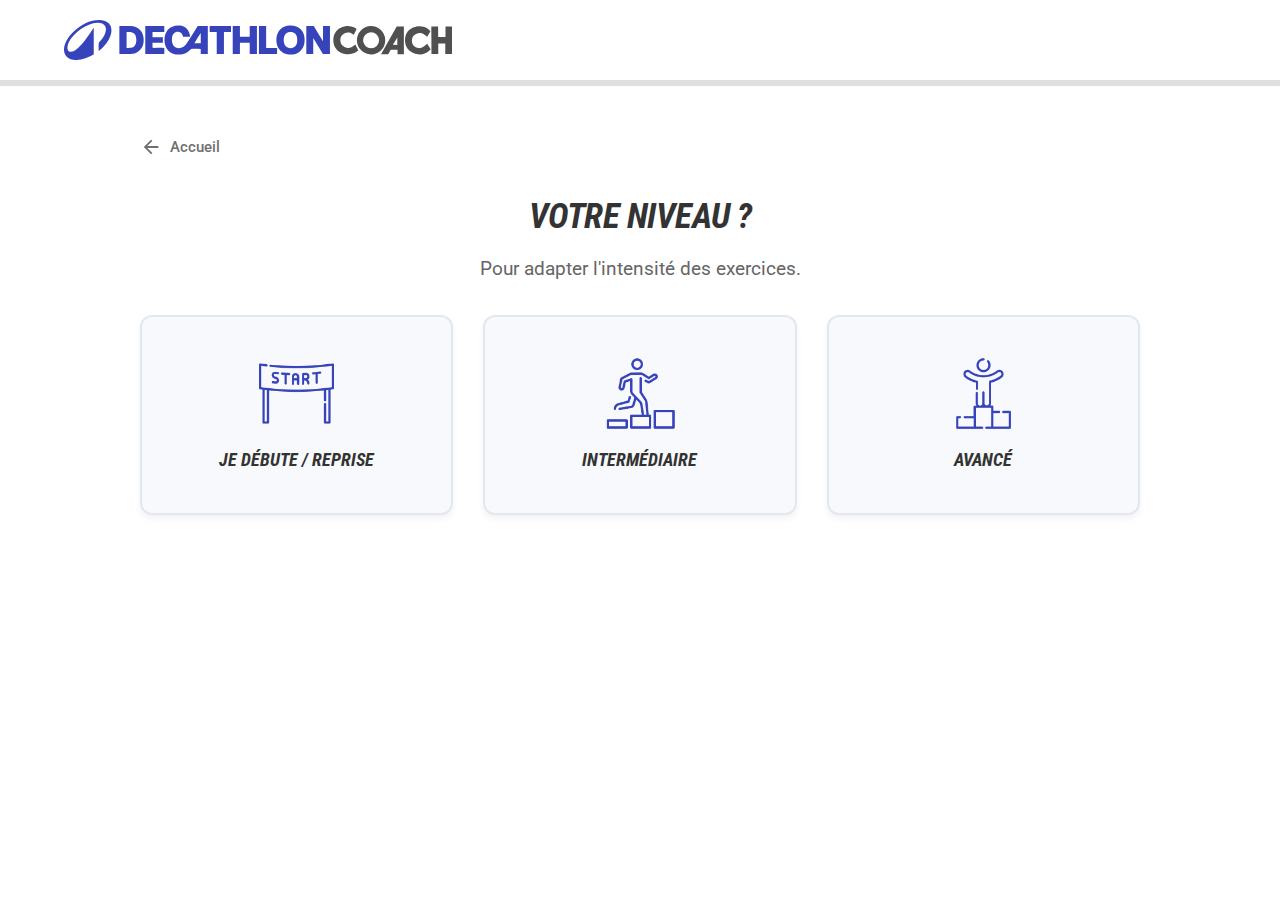
<file: Decathlon_Coach/index.html>
<!DOCTYPE html>
<html lang="fr">
    <head>
        <meta charset="UTF-8" />
        <meta name="viewport" content="width=device-width, initial-scale=1.0" />
        <title>DECATHLON | COACH</title>

        <link rel="preconnect" href="https://fonts.googleapis.com" />
        <link rel="preconnect" href="https://fonts.gstatic.com" crossorigin />
        <link
            href="https://fonts.googleapis.com/css2?family=Roboto+Condensed:ital,wght@0,700;1,700&family=Roboto:wght@400;500;700&display=swap"
            rel="stylesheet"
        />

        <link rel="stylesheet" href="style/style.css" />
        <link rel="icon" href="src/icon/icon_site.png" />
    </head>

    <body>
        <header>
            <img
                src="src/logo_decathlon_coach.svg"
                alt="Decathlon Coach"
                class="logo-img"
            />
        </header>

        <div class="progress-container">
            <div class="progress-bar" id="progressBar"></div>
        </div>

        <div class="container">
            <button class="btn-back" id="btnBack" onclick="prevStep()">
                <svg viewBox="0 0 24 24">
                    <path
                        d="M20,11V13H8L13.5,18.5L12.08,19.92L4.16,12L12.08,4.08L13.5,5.5L8,11H20Z"
                    />
                </svg>
                Précédent
            </button>

            <form id="quizForm">
                <div class="step active" data-step="1">
                    <h2>Votre niveau ?</h2>
                    <p class="subtitle">
                        Pour adapter l'intensité des exercices.
                    </p>
                    <div class="options-grid">
                        <label>
                            <input
                                type="radio"
                                name="experience"
                                value="Debutant"
                                class="option-input"
                                onclick="nextStep()"
                            />
                            <div class="option-tile">
                                <img
                                    class="tile-icon"
                                    src="src/icon/debut_V.png"
                                    alt="Je débute / Reprise"
                                />
                                <span class="tile-label"
                                    >Je débute / Reprise</span
                                >
                            </div>
                        </label>
                        <label>
                            <input
                                type="radio"
                                name="experience"
                                value="Intermediaire"
                                class="option-input"
                                onclick="nextStep()"
                            />
                            <div class="option-tile">
                                <img
                                    class="tile-icon"
                                    src="src/icon/carriere_V.png"
                                    alt="Intermédiaire"
                                />
                                <span class="tile-label">Intermédiaire</span>
                            </div>
                        </label>
                        <label>
                            <input
                                type="radio"
                                name="experience"
                                value="Avancé"
                                class="option-input"
                                onclick="nextStep()"
                            />
                            <div class="option-tile">
                                <img
                                    class="tile-icon"
                                    src="src/icon/personnes_V.png"
                                    alt="Avancé"
                                />
                                <span class="tile-label">Avancé</span>
                            </div>
                        </label>
                    </div>

                    <a href="welcome.html" class="btn-restart" id="btnHome" style="display: none;">
                        <svg viewBox="0 0 24 24">
                            <path d="M10,20V14H14V20H19V12H22L12,3L2,12H5V20H10Z" />
                        </svg>
                        REVENIR À L'ACCUEIL
                    </a>
                </div>

                <div class="step" data-step="2">
                    <h2>Votre Objectif ?</h2>
                    <p class="subtitle">
                        Quel est votre but principal aujourd'hui ?
                    </p>
                    <div class="options-grid">
                        <label>
                            <input
                                type="radio"
                                name="objectif"
                                value="Perte de poids"
                                class="option-input"
                                onclick="nextStep()"
                            />
                            <div class="option-tile">
                                <img
                                    class="tile-icon"
                                    src="src/icon/coeurs_V.png"
                                    alt="Perte de poids"
                                />
                                <span class="tile-label">Perte de poids</span>
                            </div>
                        </label>
                        <label>
                            <input
                                type="radio"
                                name="objectif"
                                value="Renforcement"
                                class="option-input"
                                onclick="nextStep()"
                            />
                            <div class="option-tile">
                                <img
                                    class="tile-icon"
                                    src="src/icon/muscle_V.png"
                                    alt="Renforcement"
                                />
                                <span class="tile-label">Renforcement</span>
                            </div>
                        </label>
                        <label>
                            <input
                                type="radio"
                                name="objectif"
                                value="Souplesse"
                                class="option-input"
                                onclick="nextStep()"
                            />
                            <div class="option-tile">
                                <img
                                    class="tile-icon"
                                    src="src/icon/lotus_V.png"
                                    alt="Souplesse / Yoga"
                                />
                                <span class="tile-label">Bien-Être</span>
                            </div>
                        </label>
                    </div>
                </div>

                <div class="step" data-step="3">
                    <h2>Sports Pratiqués</h2>
                    <p class="subtitle">
                        Sélectionnez tous les sports que vous pratiquez (Choix
                        multiples).
                    </p>
                    <div class="options-grid">
                        <label>
                            <input
                                type="checkbox"
                                name="sports"
                                value="Crossfit"
                                class="option-input"
                            />
                            <div class="option-tile">
                                <img
                                    class="tile-icon"
                                    src="src/icon/kettlebell_V.png"
                                    alt="Crossfit"
                                />
                                <span class="tile-label">Crossfit</span>
                            </div>
                        </label>
                        <label>
                            <input
                                type="checkbox"
                                name="sports"
                                value="Cyclisme"
                                class="option-input"
                            />
                            <div class="option-tile">
                                <img
                                    class="tile-icon"
                                    src="src/icon/cyclisme_V.png"
                                    alt="Cyclisme"
                                />
                                <span class="tile-label">Cyclisme</span>
                            </div>
                        </label>
                        <label>
                            <input
                                type="checkbox"
                                name="sports"
                                value="Musculation"
                                class="option-input"
                            />
                            <div class="option-tile">
                                <img
                                    class="tile-icon"
                                    src="src/icon/gym_V.png"
                                    alt="Musculation"
                                />
                                <span class="tile-label">Musculation</span>
                            </div>
                        </label>
                        <label>
                            <input
                                type="checkbox"
                                name="sports"
                                value="SportsAquatiques"
                                class="option-input"
                            />
                            <div class="option-tile">
                                <img
                                    class="tile-icon"
                                    src="src/icon/la-natation_V.png"
                                    alt="Sports Aquatiques"
                                />
                                <span class="tile-label"
                                    >Sports Aquatiques</span
                                >
                            </div>
                        </label>
                        <label>
                            <input
                                type="checkbox"
                                name="sports"
                                value="SportsRelaxation"
                                class="option-input"
                            />
                            <div class="option-tile">
                                <img
                                    class="tile-icon"
                                    src="src/icon/yoga_V.png"
                                    alt="Sports de Relaxation"
                                />
                                <span class="tile-label"
                                    >Sports de Relaxation</span
                                >
                            </div>
                        </label>
                        <label>
                            <input
                                type="checkbox"
                                name="sports"
                                value="Randonnees"
                                class="option-input"
                            />
                            <div class="option-tile">
                                <img
                                    class="tile-icon"
                                    src="src/icon/randonnee_V.png"
                                    alt="Randonnées"
                                />
                                <span class="tile-label">Randonnées</span>
                            </div>
                        </label>
                        <label>
                            <input
                                type="checkbox"
                                name="sports"
                                value="Running"
                                class="option-input"
                            />
                            <div class="option-tile">
                                <img
                                    class="tile-icon"
                                    src="src/icon/fonctionnement_V.png"
                                    alt="Running"
                                />
                                <span class="tile-label">Running</span>
                            </div>
                        </label>
                        <label>
                            <input
                                type="checkbox"
                                name="sports"
                                value="SportsCollectifs"
                                class="option-input"
                            />
                            <div class="option-tile">
                                <img
                                    class="tile-icon"
                                    src="src/icon/joueuse-de-football_V.png"
                                    alt="Sports Collectifs"
                                />
                                <span class="tile-label"
                                    >Sports Collectifs</span
                                >
                            </div>
                        </label>
                        <label>
                            <input
                                type="checkbox"
                                name="sports"
                                value="SportsRaquettes"
                                class="option-input"
                            />
                            <div class="option-tile">
                                <img
                                    class="tile-icon"
                                    src="src/icon/raquette-de-tennis_V.png"
                                    alt="Sports de Raquettes"
                                />
                                <span class="tile-label"
                                    >Sports de Raquettes</span
                                >
                            </div>
                        </label>
                    </div>
                    <button
                        type="button"
                        class="btn-validate"
                        onclick="nextStep()"
                    >
                        Valider mes sports
                    </button>
                </div>

                <div class="step" data-step="4">
                    <h2>Où êtes-vous ?</h2>
                    <p class="subtitle">On adapte l'espace nécessaire.</p>
                    <div class="options-grid">
                        <label>
                            <input
                                type="radio"
                                name="lieu"
                                value="Maison"
                                class="option-input"
                                onclick="nextStep()"
                            />
                            <div class="option-tile">
                                <img
                                    class="tile-icon"
                                    src="src/icon/maison_V.png"
                                    alt="Maison"
                                />
                                <span class="tile-label">Maison</span>
                            </div>
                        </label>
                        <label>
                            <input
                                type="radio"
                                name="lieu"
                                value="Exterieur"
                                class="option-input"
                                onclick="nextStep()"
                            />
                            <div class="option-tile">
                                <img
                                    class="tile-icon"
                                    src="src/icon/parc_V.png"
                                    alt="Extérieur / Parc"
                                />
                                <span class="tile-label">Extérieur / Parc</span>
                            </div>
                        </label>
                        <label>
                            <input
                                type="radio"
                                name="lieu"
                                value="Salle"
                                class="option-input"
                                onclick="nextStep()"
                            />
                            <div class="option-tile">
                                <img
                                    class="tile-icon"
                                    src="src/icon/acrobate_V.png"
                                    alt="Salle de sport"
                                />
                                <span class="tile-label">Salle de sport</span>
                            </div>
                        </label>
                    </div>
                </div>

                <div class="step" data-step="5">
                    <h2>Équipement ?</h2>
                    <p class="subtitle">Ce dont vous disposez maintenant.</p>
                    <div class="options-grid">
                        <label>
                            <input
                                type="radio"
                                name="materiel"
                                value="Aucun"
                                class="option-input"
                                onclick="nextStep()"
                            />
                            <div class="option-tile">
                                <img
                                    class="tile-icon"
                                    src="src/icon/barre-de-traction_V.png"
                                    alt="Aucun (poids du corps)"
                                />
                                <span class="tile-label"
                                    >Aucun (Poids du corps)</span
                                >
                            </div>
                        </label>
                        <label>
                            <input
                                type="radio"
                                name="materiel"
                                value="Basique"
                                class="option-input"
                                onclick="nextStep()"
                            />
                            <div class="option-tile">
                                <img
                                    class="tile-icon"
                                    src="src/icon/halteres_V.png"
                                    alt="Petit matériel"
                                />
                                <span class="tile-label">Petit matériel</span>
                            </div>
                        </label>
                        <label>
                            <input
                                type="radio"
                                name="materiel"
                                value="Complet"
                                class="option-input"
                                onclick="nextStep()"
                            />
                            <div class="option-tile">
                                <img
                                    class="tile-icon"
                                    src="src/icon/banc-de-presse_V.png"
                                    alt="Équipement complet"
                                />
                                <span class="tile-label"
                                    >Équipement complet</span
                                >
                            </div>
                        </label>
                    </div>
                </div>

                <div class="step" data-step="6">
                    <div class="final-step-content" id="finalStepContent">
                        <svg
                            class="loader-icon"
                            id="loader"
                            viewBox="0 0 24 24"
                            style="display: none"
                        >
                            <path
                                d="M12,4V2A10,10 0 0,0 2,12H4A8,8 0 0,1 12,4Z"
                            />
                        </svg>

                        <h2 id="finalTitle">Profil Terminé !</h2>
                        <p class="subtitle" id="finalSubtitle">
                            Nous avons toutes les infos pour créer votre séance
                            sur mesure.
                        </p>

                        <button
                            type="button"
                            class="btn-decathlon"
                            id="btnGenerate"
                            onclick="submitForm()"
                        >
                            VOIR MON PROGRAMME
                        </button>

                        <div id="workout-container"></div>

                        <div
                            id="products-section"
                            style="display: none; margin-top: 40px"
                        >
                            <h3 class="workout-section-title">
                                Équipez-vous pour cette séance
                            </h3>
                            <p class="subtitle" style="margin-bottom: 20px">
                                Voici le matériel recommandé.
                            </p>
                            <div id="products-grid" class="products-grid"></div>
                        </div>
                    </div>
                </div>
            </form>
        </div>

        <div class="scroll-indicator" id="scrollIndicator">
            <svg viewBox="0 0 24 24">
                <path
                    d="M7.41,8.58L12,13.17L16.59,8.58L18,10L12,16L6,10L7.41,8.58Z"
                />
            </svg>
        </div>

        <script src="script/app.js"></script>
    </body>
</html>
</file>
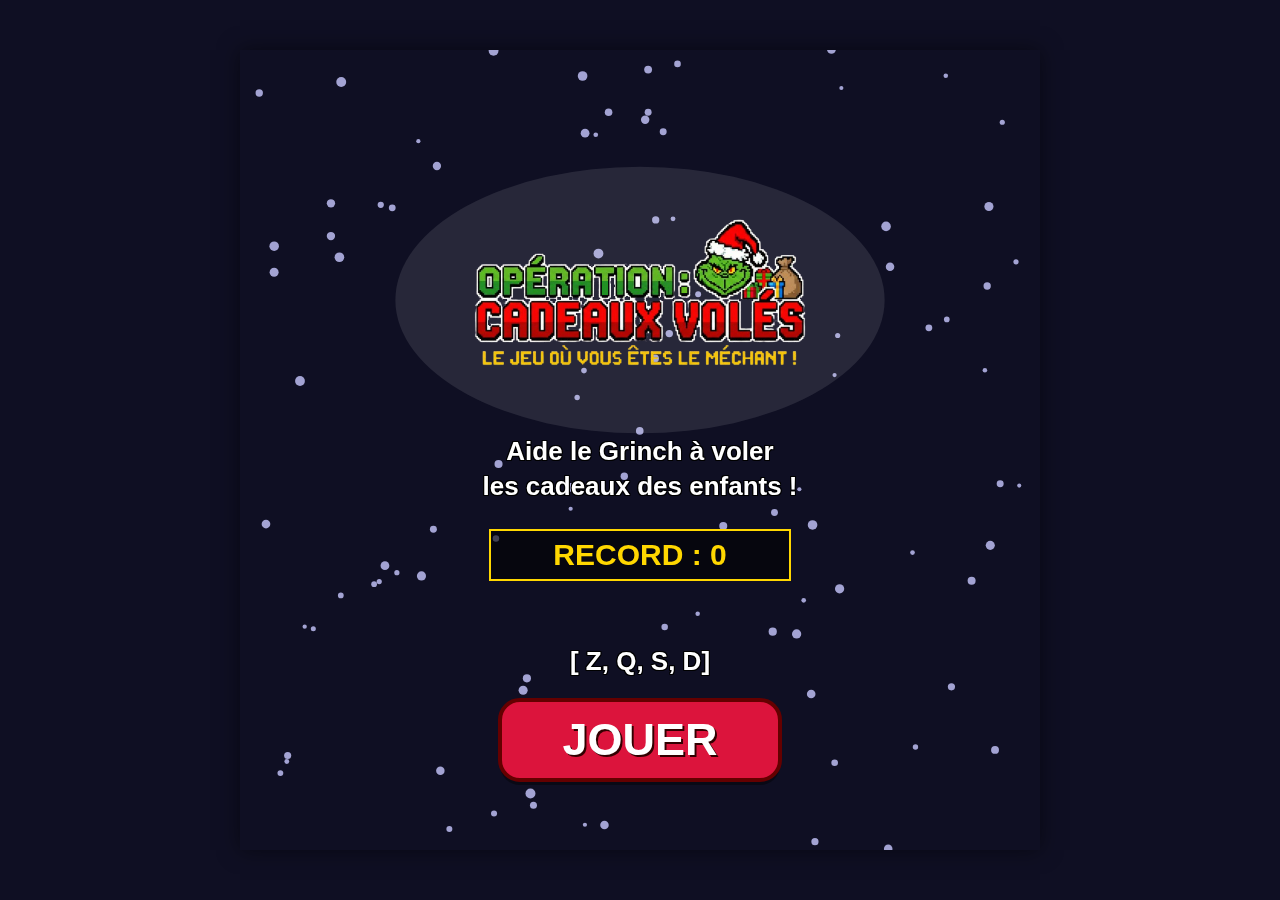
<file: Snake_Grinch/Index.html>
<!DOCTYPE html>
<html lang="fr">
<head>
    <meta charset="UTF-8">
    <title>Grinch Snake JS</title>
    <link rel="stylesheet" href="Css/style.css">
</head>
<body>
    <canvas id="gameCanvas" width="800" height="800"></canvas>
    
    <script type="module" src="JavaScript/main.js"></script>
</body>
</html>
</file>
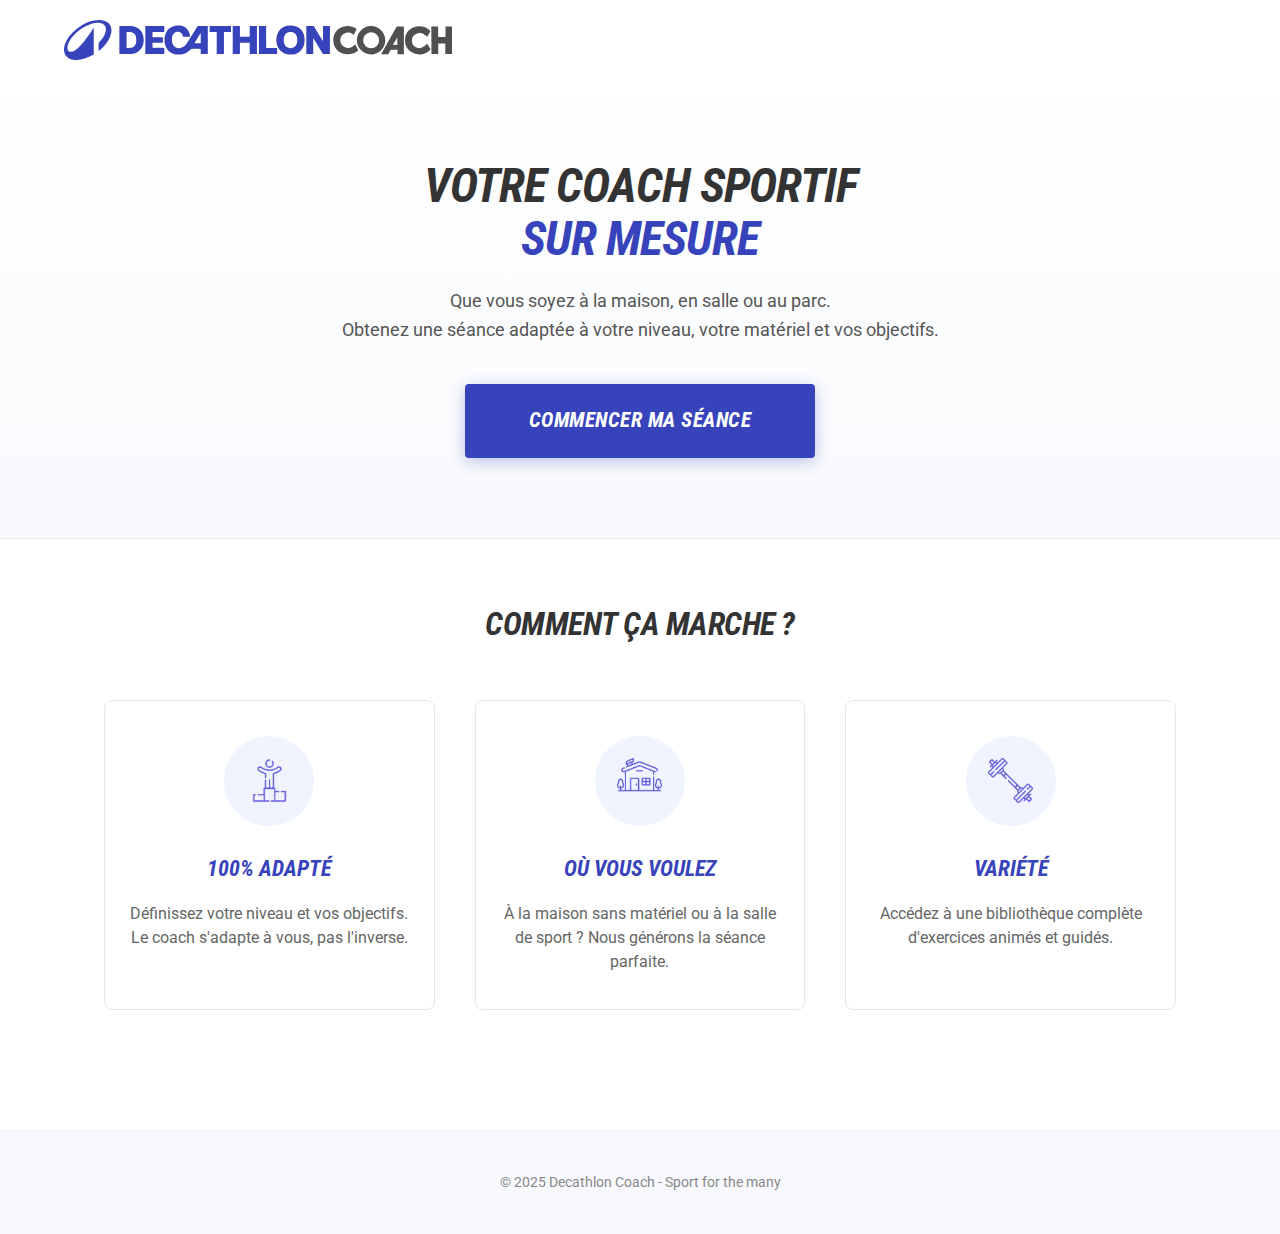
<file: Decathlon_Coach/welcome.html>
<!DOCTYPE html>
<html lang="fr">
<head>
    <meta charset="UTF-8">
    <meta name="viewport" content="width=device-width, initial-scale=1.0">
    <title>DECATHLON | COACH - Bienvenue</title>
    
    <link rel="preconnect" href="https://fonts.googleapis.com">
    <link rel="preconnect" href="https://fonts.gstatic.com" crossorigin>
    <link href="https://fonts.googleapis.com/css2?family=Roboto+Condensed:ital,wght@0,700;1,700&family=Roboto:wght@400;500;700&display=swap" rel="stylesheet">

    <link rel="stylesheet" href="style/style.css">
    <link rel="stylesheet" href="style/welcome.css">
    <link rel="icon" href="src/icon/icon_site.png">
</head>
<body>

    <header>
        <img src="src/logo_decathlon_coach.svg" alt="Decathlon Coach" class="logo-img">
    </header>

    <main class="welcome-container">
        
        <section class="hero-section">
            <div class="hero-content">
                <h1 class="hero-title">VOTRE COACH SPORTIF <br><span class="highlight-blue">SUR MESURE</span></h1>
                <p class="hero-subtitle">
                    Que vous soyez à la maison, en salle ou au parc. <br>
                    Obtenez une séance adaptée à votre niveau, votre matériel et vos objectifs.
                </p>
                
                <a href="index.html" class="btn-decathlon btn-start">
                    COMMENCER MA SÉANCE
                </a>
            </div>
        </section>

        <section class="features-section">
            <h2 class="section-title">COMMENT ÇA MARCHE ?</h2>
            
            <div class="features-grid">
                <div class="feature-card">
                    <div class="feature-icon-circle">
                        <img src="src/icon/personnes_V.png" alt="Adapté">
                    </div>
                    <h3>100% ADAPTÉ</h3>
                    <p>Définissez votre niveau et vos objectifs. Le coach s'adapte à vous, pas l'inverse.</p>
                </div>

                <div class="feature-card">
                    <div class="feature-icon-circle">
                        <img src="src/icon/maison_V.png" alt="Lieu">
                    </div>
                    <h3>OÙ VOUS VOULEZ</h3>
                    <p>À la maison sans matériel ou à la salle de sport ? Nous générons la séance parfaite.</p>
                </div>

                <div class="feature-card">
                    <div class="feature-icon-circle">
                        <img src="src/icon/gym_V.png" alt="Exercices">
                    </div>
                    <h3>VARIÉTÉ</h3>
                    <p>Accédez à une bibliothèque complète d'exercices animés et guidés.</p>
                </div>
            </div>
        </section>

    </main>

    <footer>
        <p>© 2025 Decathlon Coach - Sport for the many</p>
    </footer>

</body>
</html>
</file>
<file: Snake_Grinch/Css/style.css>
body {
    margin: 0;
    padding: 0;
    background-color: #0f0f23; /* Bleu Nuit */
    display: flex;
    justify-content: center;
    align-items: center;
    height: 100vh;
    overflow: hidden;
    font-family: Arial, sans-serif;
}

canvas {
    box-shadow: 0 0 20px rgba(0,0,0,0.5);
    background-color: #f2f2f2;
}
</file>
<file: Decathlon_Coach/style/welcome.css>
/* Fichier : style/welcome.css */

/* APPLIQUER LA POLICE PARTOUT */
body, html {
    font-family: 'Roboto', sans-serif;
}

/* --- HERO SECTION --- */
.welcome-container {
    width: 100%;
    animation: fadeIn 0.8s ease;
}

.hero-section {
    text-align: center;
    padding: 80px 20px; /* Un peu plus d'espace */
    background: linear-gradient(180deg, #ffffff 0%, #f7f9fc 100%);
    border-bottom: 1px solid #e3e8ef;
}

/* STYLE TITRE DECATHLON */
.hero-title {
    font-family: 'Roboto Condensed', sans-serif; /* Police Titre Marque */
    font-weight: 700;
    font-style: italic; /* Petit clin d'œil au logo incliné */
    text-transform: uppercase; /* Toujours en majuscules */
    font-size: 3rem; /* Gros titre */
    color: #333;
    margin-bottom: 20px;
    line-height: 1.1;
    letter-spacing: -1px;
}

.highlight-blue {
    color: #3643ba; /* Bleu Decathlon */
}

.hero-subtitle {
    font-family: 'Roboto', sans-serif;
    font-size: 1.15rem;
    color: #555;
    max-width: 650px;
    margin: 0 auto 40px;
    line-height: 1.6;
}

/* BOUTON DÉMARRER (Style renforcé) */
.btn-start {
    font-family: 'Roboto Condensed', sans-serif;
    font-weight: 700;
    text-transform: uppercase;
    font-style: italic;
    
    max-width: 350px;
    margin: 0 auto;
    padding: 20px 40px;
    font-size: 1.3rem;
    text-decoration: none;
    display: inline-block;
    box-shadow: 0 4px 15px rgba(54, 67, 186, 0.3);
    border-radius: 4px; /* Coins un peu plus carrés style sport */
}

.btn-start:hover {
    box-shadow: 0 6px 20px rgba(54, 67, 186, 0.4);
    transform: translateY(-2px);
    background-color: #2a3494; /* Bleu foncé au survol */
}

/* --- FEATURES SECTION --- */
.features-section {
    padding: 60px 5%;
    max-width: 1200px;
    margin: 0 auto;
    text-align: center;
}

.section-title {
    font-family: 'Roboto Condensed', sans-serif;
    font-weight: 700;
    text-transform: uppercase;
    font-style: italic;
    font-size: 2rem;
    color: #333;
    margin-bottom: 50px;
}

.features-grid {
    display: grid;
    grid-template-columns: repeat(auto-fit, minmax(280px, 1fr));
    gap: 40px;
}

.feature-card {
    background: #ffffff;
    padding: 35px 25px;
    border-radius: 8px; /* Moins arrondi pour faire plus "tech/sport" */
    border: 1px solid #e3e8ef;
    transition: all 0.3s ease;
}

.feature-card:hover {
    transform: translateY(-8px);
    border-color: #3643ba;
    box-shadow: 0 10px 30px rgba(0,0,0,0.08);
}

.feature-icon-circle {
    width: 90px;
    height: 90px;
    background-color: #f0f4ff;
    border-radius: 50%;
    display: flex;
    align-items: center;
    justify-content: center;
    margin: 0 auto 25px;
}

.feature-icon-circle img {
    width: 45px;
    height: 45px;
    filter: invert(24%) sepia(84%) saturate(2222%) hue-rotate(228deg) brightness(88%) contrast(92%);
}

.feature-card h3 {
    font-family: 'Roboto Condensed', sans-serif;
    font-weight: 700;
    text-transform: uppercase;
    font-style: italic;
    font-size: 1.4rem;
    color: #3643ba;
    margin-bottom: 15px;
}

.feature-card p {
    color: #666;
    font-size: 1rem;
    line-height: 1.5;
}

/* --- FOOTER --- */
footer {
    text-align: center;
    padding: 40px;
    background-color: #f7f9fc;
    color: #888;
    font-size: 0.9rem;
    margin-top: 60px;
    border-top: 1px solid #eef1f5;
}

/* --- RESPONSIVE MOBILE --- */
@media screen and (max-width: 768px) {
    .hero-title {
        font-size: 2.2rem; /* Plus petit sur mobile */
    }
    
    .hero-subtitle {
        font-size: 1rem;
        padding: 0 15px;
    }

    .btn-start {
        width: 100%; /* Pleine largeur sur mobile */
        padding: 15px;
    }
    
    .features-grid {
        gap: 20px;
        grid-template-columns: 1fr;
    }
}
</file>
<file: Decathlon_Coach/style/style.css>
/* =========================================
   1. RESET & GLOBAUX
   ========================================= */
* {
    box-sizing: border-box;
    margin: 0;
    padding: 0;
}

body {
    font-family: "Roboto", sans-serif;
    /* Police texte courant */
    background-color: #ffffff;
    color: #333;
    line-height: 1.6;
}

/* =========================================
   2. HEADER & LOGO
   ========================================= */
header {
    width: 100%;
    background-color: #ffffff;
    padding: 20px 5%;
    display: flex;
    align-items: center;
    justify-content: flex-start;
    box-shadow: 0 2px 10px rgba(0, 0, 0, 0.05);
}

.logo-img {
    height: 40px;
    width: auto;
    display: block;
}

/* =========================================
   3. BARRE DE PROGRESSION
   ========================================= */
.progress-container {
    width: 100%;
    background-color: #e0e0e0;
    height: 6px;
}

.progress-bar {
    height: 100%;
    background-color: #3643ba;
    width: 0%;
    transition: width 0.4s ease;
}

/* =========================================
   4. CONTENEUR PRINCIPAL & TITRES
   ========================================= */
.container {
    width: 90%;
    max-width: 500px;
    margin: 40px auto;
    padding: 0;
}

/* --- MODIFICATION TYPO TITRES --- */
h2 {
    font-family: "Roboto Condensed", sans-serif; /* Police Decathlon */
    /* Police Decathlon */
    font-weight: 700;
    font-style: italic;
    text-transform: uppercase;
    text-align: center;
    color: #333;
    margin-bottom: 10px;
    font-size: 2.2rem;
    letter-spacing: -0.5px;
}

/* -------------------------------- */

.subtitle {
    text-align: center;
    color: #666;
    margin-bottom: 30px;
    font-size: 1.2rem;
}

/* Bouton Retour */
.btn-back {
    display: inline-flex;
    align-items: center;
    justify-content: flex-start;
    background: transparent;
    border: none;
    font-family: "Roboto", sans-serif;
    font-size: 0.95rem;
    font-weight: 500;
    color: #707070;
    cursor: pointer;
    margin-bottom: 20px;
    padding: 10px 0;
    transition: all 0.3s ease;
}

.btn-back svg {
    width: 22px;
    height: 22px;
    margin-right: 8px;
    fill: currentColor;
    transition: transform 0.3s ease;
}

.btn-back:hover {
    color: #3643ba;
}

.btn-back:hover svg {
    transform: translateX(-4px);
}

.btn-back.hidden {
    display: none;
    visibility: hidden;
}

/* =========================================
   5. ÉTAPES (STEPS)
   ========================================= */
.step {
    display: none;
    animation: fadeIn 0.5s ease;
}

.step.active {
    display: block;
}

@keyframes fadeIn {
    from {
        opacity: 0;
        transform: translateY(10px);
    }

    to {
        opacity: 1;
        transform: translateY(0);
    }
}

/* =========================================
   6. GRILLE QCM
   ========================================= */
.options-grid {
    display: grid;
    grid-template-columns: 1fr;
    gap: 15px;
    width: 100%;
}

.options-grid label {
    width: 100%;
    display: block;
    cursor: pointer;
}

@media screen and (min-width: 768px) {
    .container {
        max-width: 1000px;
    }

    .options-grid {
        grid-template-columns: repeat(3, 1fr);
        gap: 30px;
    }
}

/* =========================================
   7. DESIGN DES CARTES (TUILES)
   ========================================= */
.option-input {
    display: none;
}

.option-tile {
    display: flex;
    flex-direction: column;
    align-items: center;
    justify-content: center;
    text-align: center;
    padding: 25px 20px;
    min-height: 200px;
    background-color: #f7f9fc;
    border: 2px solid #e3e8ef;
    border-radius: 12px;
    color: #333;
    box-shadow: 0 4px 6px rgba(0, 0, 0, 0.05);
    transition: all 0.3s cubic-bezier(0.25, 0.8, 0.25, 1);
}

.tile-icon {
    width: 75px;
    height: 75px;
    margin-bottom: 15px;
    fill: #3643ba;
    transition: fill 0.3s ease;
}

.option-input:checked+.option-tile .tile-icon {
    fill: #ffffff;
    filter: brightness(0) invert(1);
}

.tile-label {
    /* --- AJUSTEMENT TYPO ETIQUETTE --- */
    font-family: "Roboto Condensed", sans-serif;
    font-weight: 700;
    text-transform: uppercase;
    font-style: italic;
    /* --------------------------------- */
    font-size: 1.1rem;
}

.options-grid label:hover .option-tile {
    background-color: #ffffff;
    border-color: #3643ba;
    transform: translateY(-8px);
    box-shadow: 0 15px 30px rgba(54, 67, 186, 0.15);
}

.option-input:checked+.option-tile {
    background-color: #3643ba;
    border-color: #3643ba;
    color: #ffffff;
    transform: translateY(-2px);
    box-shadow: 0 8px 15px rgba(54, 67, 186, 0.3);
}

.options-grid label:hover .option-input:checked+.option-tile {
    background-color: #2a3494;
    border-color: #2a3494;
    transform: translateY(-4px);
    box-shadow: 0 10px 20px rgba(42, 52, 148, 0.4);
}

/* =========================================
   8. BOUTONS D'ACTION
   ========================================= */
.btn-validate,
.btn-decathlon {
    /* --- MODIFICATION TYPO BOUTONS --- */
    font-family: "Roboto Condensed", sans-serif;
    font-weight: 700;
    text-transform: uppercase;
    font-style: italic;
    letter-spacing: 0.5px;
    /* -------------------------------- */

    display: block;
    width: 100%;
    max-width: 300px;
    margin: 30px auto 0;
    padding: 15px;
    background-color: #3643ba;
    color: white;
    border: none;
    border-radius: 50px;
    font-size: 1.2rem;
    /* Légèrement plus gros */
    cursor: pointer;
    transition: background 0.3s ease, transform 0.2s ease;
    text-align: center;
}

.btn-validate:disabled {
    background-color: #e0e0e0;
    color: #a0a0a0;
    cursor: not-allowed;
    transform: none;
    box-shadow: none;
}

.btn-validate:not(:disabled):hover,
.btn-decathlon:hover {
    background-color: #2a3494;
    transform: scale(1.02);
}

/* =========================================
   9. LOADER & ÉTAPE FINALE
   ========================================= */
.final-step-content {
    text-align: center;
    padding: 40px 20px;
    transition: all 0.4s ease;
}

.final-step-content.is-loading {
    display: flex;
    flex-direction: column;
    align-items: center;
    justify-content: center;
    min-height: 40vh;
}

.loader-icon {
    width: 60px;
    height: 60px;
    fill: #3643ba;
    animation: spin 1s linear infinite;
    margin-bottom: 20px;
}

@keyframes spin {
    0% {
        transform: rotate(0deg);
    }

    100% {
        transform: rotate(360deg);
    }
}

/* =========================================
   10. AFFICHAGE SÉANCE
   ========================================= */
#workout-container {
    margin-top: 30px;
    text-align: left;
}

.workout-section-title {
    /* --- MODIFICATION TYPO SOUS-TITRES SÉANCE --- */
    font-family: "Roboto Condensed", sans-serif;
    font-weight: 700;
    text-transform: uppercase;
    font-style: italic;
    /* ------------------------------------------- */
    font-size: 1.6rem;
    color: #333;
    margin-top: 40px;
    margin-bottom: 20px;
    padding-bottom: 10px;
    border-bottom: 2px solid #f0f0f0;
}

#workout-container .workout-section-title:first-child {
    margin-top: 0;
}

.exo-card {
    display: flex;
    background-color: #f7f9fc;
    border-radius: 12px;
    box-shadow: 0 4px 10px rgba(0, 0, 0, 0.06);
    margin-bottom: 25px;
    overflow: hidden;
    gap: 20px;
    align-items: center;
    animation: fadeIn 0.5s ease forwards;
    cursor: pointer;
}

.exo-gif {
    width: 120px;
    height: 120px;
    object-fit: cover;
    flex-shrink: 0;
}

.exo-details {
    padding: 15px 20px 15px 0;
    text-align: left;
}

.exo-details h3 {
    /* --- MODIFICATION TYPO TITRE EXO --- */
    font-family: "Roboto Condensed", sans-serif;
    font-weight: 700;
    text-transform: uppercase;
    font-style: italic;
    /* ---------------------------------- */
    margin: 0 0 8px 0;
    color: #3643ba;
    font-size: 1.3rem;
}

.exo-meta {
    display: flex;
    align-items: center;
    gap: 10px;
    margin-bottom: 8px;
}

.exo-type-icon {
    width: 22px;
    height: 22px;
    filter: invert(24%) sepia(84%) saturate(2222%) hue-rotate(228deg)
        brightness(88%) contrast(92%);
}

.exo-reps {
    font-weight: bold;
    color: #333;
    margin-bottom: 0;
    font-size: 1rem;
}

.exo-desc {
    font-size: 0.9rem;
    color: #666;
    line-height: 1.4;
    margin: 0;
}

@media screen and (max-width: 500px) {
    .exo-card {
        flex-direction: column;
        align-items: stretch;
        gap: 0;
    }

    .exo-gif {
        width: 100%;
        height: 180px;
    }

    .exo-details {
        padding: 20px;
    }
}

/* =========================================
   11. INDICATEUR DE DÉFILEMENT
   ========================================= */
.scroll-indicator {
    position: fixed;
    bottom: 20px;
    left: 50%;
    transform: translateX(-50%);
    display: flex;
    align-items: center;
    justify-content: center;
    background-color: rgba(255, 255, 255, 0.95);
    padding: 8px 20px;
    border-radius: 50px;
    box-shadow: 0 4px 15px rgba(0, 0, 0, 0.15);
    z-index: 1000;
    pointer-events: none;
    opacity: 0;
    transition: opacity 0.5s ease-in-out;
}

.scroll-indicator.active {
    opacity: 1;
    pointer-events: auto;
}

.scroll-indicator svg {
    width: 24px;
    height: 24px;
    fill: #3643ba;
    animation: bounce 1.5s infinite;
}

@keyframes bounce {

    0%,
    20%,
    50%,
    80%,
    100% {
        transform: translateY(0);
    }
    40% {
        transform: translateY(-8px);
    }

    40% {
        transform: translateY(-8px);
    }

    60% {
        transform: translateY(-4px);
    }
}

/* =========================================
   12. SECTION PRODUITS (SHOP)
   ========================================= */
#products-section {
    margin-top: 50px;
    border-top: 1px solid #e0e0e0;
    padding-top: 30px;
    animation: fadeIn 0.8s ease;
}

.products-grid {
    display: grid;
    grid-template-columns: repeat(auto-fill, minmax(140px, 1fr));
    gap: 15px;
    justify-items: center;
}

.product-card {
    background: white;
    border: 1px solid #e3e8ef;
    border-radius: 8px;
    width: 100%;
    display: flex;
    flex-direction: column;
    justify-content: space-between;
    padding: 15px;
    transition: transform 0.2s, box-shadow 0.2s;
    text-decoration: none;
    color: #333;
    position: relative;
    height: 100%;
}

.product-card:hover {
    transform: translateY(-5px);
    box-shadow: 0 5px 15px rgba(0, 0, 0, 0.1);
    border-color: #3643ba;
}

.product-image-placeholder {
    width: 100%;
    height: 100px;
    background-color: #f4f5f7;
    border-radius: 4px;
    display: flex;
    align-items: center;
    justify-content: center;
    margin-bottom: 10px;
}

.product-image-placeholder svg {
    width: 40px;
    height: 40px;
    fill: #ccc;
}

.product-title {
    font-size: 0.9rem;
    font-weight: 600;
    margin-bottom: 15px;
    line-height: 1.3;
    flex-grow: 1;
}

.btn-shop {
    background-color: #ffea28;
    color: #333;
    font-weight: bold;
    border: none;
    padding: 8px 12px;
    border-radius: 4px;
    cursor: pointer;
    display: flex;
    align-items: center;
    justify-content: center;
    gap: 8px;
    font-size: 0.85rem;
    transition: background 0.2s;
    width: 100%;

    /* Bouton d'achat peut rester en Roboto simple pour la lisibilité,
       ou passer en Condensed si on veut vraiment tout uniformiser.
       Je le laisse en standard pour l'instant pour la lisibilité petite taille. */
}

.btn-shop:hover {
    background-color: #ffda00;
}

.btn-shop svg {
    width: 16px;
    height: 16px;
    fill: #333;
}

/* =========================================
   MODALE EXERCICE (POPUP)
   ========================================= */
.exercise-modal {
    position: fixed;
    z-index: 2000;
    top: 0;
    left: 0;
    right: 0;
    bottom: 0;
    display: none;
}

.exercise-modal.active {
    display: block;
}

.exercise-modal-backdrop {
    position: absolute;
    inset: 0;
    background: rgba(0, 0, 0, 0.55);
    cursor: pointer;
    animation: fadeIn 0.2s;
}

.exercise-modal-content {
    position: absolute;
    top: 50%;
    left: 50%;
    transform: translate(-50%, -50%);
    background: #fff;
    border-radius: 18px;
    box-shadow: 0 8px 32px rgba(0, 0, 0, 0.25);
    max-width: 95vw;
    width: 700px;
    max-height: 95vh;
    overflow-y: auto;
    padding: 36px 36px 36px 36px;
    animation: fadeIn 0.2s;
}

.exercise-modal-close {
    position: absolute;
    top: 12px;
    right: 18px;
    background: none;
    border: none;
    font-size: 2.2rem;
    color: #3643ba;
    cursor: pointer;
    z-index: 2;
    line-height: 1;
    transition: color 0.2s;
}

.exercise-modal-close:hover {
    color: #222;
}

.exercise-modal-body h2 {
    margin-top: 0;
    margin-bottom: 18px;
    font-size: 1.5rem;
    color: #3643ba;
    text-align: center;
}

.exercise-modal-gif {
    display: block;
    margin: 0 auto 16px auto;
    width: 180px;
    height: 180px;
    object-fit: contain;
    border-radius: 12px;
    background: #f7f9fc;
    box-shadow: 0 2px 8px rgba(54, 67, 186, 0.07);
}

.exercise-modal-main-row {
    display: grid;
    grid-template-columns: 180px 1fr;
    gap: 20px;
    margin-bottom: 16px;
    align-items: start;
}

.exercise-modal-meta-col {
    display: flex;
    flex-direction: column;
    gap: 8px;
}

.exercise-modal-meta-col span {
    font-size: 0.95rem;
    color: #555;
    line-height: 1.4;
}

/* =========================================
   BULLES D'INFORMATION (INFO BUBBLES)
   ========================================= */
.exercise-modal-info-section {
    margin-top: 16px;
    margin-bottom: 16px;
}

.exercise-modal-info-bubbles {
    display: flex;
    flex-wrap: wrap;
    gap: 10px;
    justify-content: center;
}

.exercise-modal-info-bubble {
    display: inline-flex;
    flex-direction: column;
    align-items: center;
    justify-content: center;
    background: linear-gradient(135deg, #eef1fa 0%, #dde4f5 100%);
    border: 1.5px solid #d0d8f0;
    border-radius: 12px;
    padding: 10px 12px;
    min-width: 90px;
    text-align: center;
    box-shadow: 0 2px 8px rgba(54, 67, 186, 0.1);
    transition: all 0.25s cubic-bezier(0.25, 0.8, 0.25, 1);
}

.exercise-modal-info-bubble:hover {
    background: linear-gradient(135deg, #dde4f5 0%, #cdd3f0 100%);
    border-color: #3643ba;
    box-shadow: 0 4px 12px rgba(54, 67, 186, 0.2);
    transform: translateY(-2px);
}

.exercise-modal-bubble-label {
    font-size: 0.7rem;
    font-weight: 600;
    color: #666;
    text-transform: uppercase;
    letter-spacing: 0.5px;
    margin-bottom: 4px;
}

.exercise-modal-bubble-value {
    font-family: "Roboto Condensed", sans-serif;
    font-size: 1rem;
    font-weight: 700;
    color: #3643ba;
    line-height: 1.2;
}

/* Pour les bulles avec icônes */
.exercise-modal-bubble-icon {
    width: 20px;
    height: 20px;
    margin-bottom: 4px;
    fill: #3643ba;
}

/* Responsive */
@media (max-width: 700px) {
    .exercise-modal-info-bubbles {
        gap: 8px;
    }

    .exercise-modal-info-bubble {
        min-width: 80px;
        padding: 8px 10px;
    }

    .exercise-modal-bubble-label {
        font-size: 0.65rem;
    }

    .exercise-modal-bubble-value {
        font-size: 0.9rem;
    }
}

/* =========================================
   PRODUITS DANS LA MODALE D'EXERCICE
   ========================================= */
.exercise-modal-products {
    margin-top: 24px;
    padding-top: 20px;
    border-top: 2px solid #e3e8ef;
}

.exercise-modal-products-title {
    font-family: "Roboto Condensed", sans-serif;
    font-weight: 700;
    text-transform: uppercase;
    font-style: italic;
    font-size: 1.1rem;
    color: #3643ba;
    margin-bottom: 16px;
    text-align: center;
}

.exercise-modal-products-list {
    display: flex;
    flex-wrap: wrap;
    gap: 12px;
    justify-content: center;
}

.exercise-modal-product-card {
    display: flex;
    align-items: center;
    background: linear-gradient(135deg, #f7f9fc 0%, #eef1fa 100%);
    border-radius: 10px;
    border: 1.5px solid #e3e8ef;
    padding: 12px 14px;
    text-decoration: none;
    color: #222;
    min-width: 240px;
    max-width: 100%;
    flex: 0 1 auto;
    box-shadow: 0 2px 8px rgba(54, 67, 186, 0.08);
    transition: all 0.25s cubic-bezier(0.25, 0.8, 0.25, 1);
    cursor: pointer;
}

.exercise-modal-product-card:hover {
    border-color: #3643ba;
    background: linear-gradient(135deg, #eef1fa 0%, #dde4f5 100%);
    box-shadow: 0 6px 20px rgba(54, 67, 186, 0.2);
    transform: translateY(-3px);
}

.exercise-modal-product-img {
    width: 56px;
    height: 56px;
    border-radius: 8px;
    margin-right: 14px;
    background: #ffffff;
    display: flex;
    align-items: center;
    justify-content: center;
    overflow: hidden;
    flex-shrink: 0;
    border: 1px solid #e3e8ef;
}

.exercise-modal-product-img img {
    width: 100%;
    height: 100%;
    object-fit: contain;
    padding: 4px;
}

.exercise-modal-product-img svg {
    width: 100%;
    height: 100%;
}

.exercise-modal-product-info {
    display: flex;
    flex-direction: column;
    justify-content: space-between;
    min-width: 0;
    flex-grow: 1;
}

.exercise-modal-product-name {
    font-size: 0.95rem;
    font-weight: 600;
    color: #3643ba;
    margin-bottom: 4px;
    white-space: normal;
    line-height: 1.3;
    display: -webkit-box;
    -webkit-line-clamp: 2;
    -webkit-box-orient: vertical;
    overflow: hidden;
}

.exercise-modal-product-price {
    font-size: 0.85rem;
    font-weight: 700;
    color: #2a3494;
    text-align: left;
    font-family: "Roboto Condensed", sans-serif;
}

/* Responsive pour mobiles */
@media (max-width: 600px) {
    .exercise-modal-products-list {
        gap: 10px;
    }

    .exercise-modal-product-card {
        min-width: 100%;
        padding: 10px 12px;
    }

    .exercise-modal-product-img {
        width: 48px;
        height: 48px;
        margin-right: 12px;
    }

    .exercise-modal-product-name {
        font-size: 0.9rem;
    }

    .exercise-modal-product-price {
        font-size: 0.8rem;
    }
}

/* =========================================
   13. BOUTON RETOUR ACCUEIL (FIN DE PARCOURS)
   ========================================= */
.btn-restart {
    display: inline-flex;
    align-items: center;
    justify-content: center;

    /* Typographie Decathlon */
    font-family: 'Roboto Condensed', sans-serif;
    font-weight: 700;
    text-transform: uppercase;
    font-style: italic;
    text-decoration: none;
    font-size: 1.1rem;

    /* Couleurs (Style Outline) */
    color: #3643ba;
    /* Bleu Decath */
    background-color: transparent;
    border: 2px solid #3643ba;
    border-radius: 50px;
    /* Arrondi comme les autres */

    /* Espacement */
    margin-top: 50px;
    margin-bottom: 20px;
    padding: 12px 30px;

    transition: all 0.3s ease;
}

.btn-restart svg {
    width: 24px;
    height: 24px;
    fill: currentColor;
    /* Prend la couleur du texte */
    margin-right: 10px;
    margin-bottom: 2px;
    /* Petit ajustement optique */
}

/* Effet au survol : le bouton se remplit en bleu */
.btn-restart:hover {
    background-color: #3643ba;
    color: #ffffff;
    transform: translateY(-3px);
    box-shadow: 0 5px 15px rgba(54, 67, 186, 0.2);
}

/* --- SECTION PRODUITS FINALE --- */
.products-grid {
    display: grid;
    /* 5 colonnes : 4 produits + 1 carte "voir plus" */
    grid-template-columns: repeat(auto-fit, minmax(160px, 1fr));
    gap: 15px;
    margin-top: 20px;
    margin-bottom: 40px;
}

/* Style Carte Produit (Look Decathlon) */
.decathlon-product-card {
    background: white;
    border-radius: 4px; /* Coins légèrement arrondis comme sur le site */
    overflow: hidden;
    text-decoration: none;
    color: #333;
    display: flex;
    flex-direction: column;
    transition: transform 0.2s, box-shadow 0.2s;
    position: relative;
    border: 1px solid #e0e0e0;
}

.decathlon-product-card:hover {
    transform: translateY(-2px);
    box-shadow: 0 4px 12px rgba(0,0,0,0.1);
}

.d-card-img-container {
    background: #f7f8f9;
    height: 180px;
    display: flex;
    align-items: center;
    justify-content: center;
    padding: 10px;
}

.d-card-img {
    max-width: 100%;
    max-height: 100%;
    object-fit: contain;
    mix-blend-mode: multiply;
}

.d-card-content {
    padding: 12px;
    display: flex;
    flex-direction: column;
    flex-grow: 1;
    justify-content: space-between;
}

.d-card-price-tag {
    background-color: #ffea28; /* Le jaune Decathlon */
    color: black;
    font-weight: 800;
    font-size: 1.1rem;
    padding: 4px 8px;
    display: inline-block;
    align-self: flex-start;
    margin-bottom: 8px;
    font-family: 'Roboto Condensed', sans-serif;
}

.d-card-title {
    font-size: 0.9rem;
    line-height: 1.3;
    font-weight: 500;
    color: #111;
    display: -webkit-box;
    -webkit-line-clamp: 2;
    -webkit-box-orient: vertical;
    overflow: hidden;
    text-transform: uppercase;
}

/* Style Carte "Voir Plus" (5ème élément) */
.see-more-card {
    background-color: #f0f1f3;
    display: flex;
    flex-direction: column;
    align-items: center;
    justify-content: center;
    border: 2px dashed #cecece;
    color: #0082c3; /* Bleu Decathlon */
    font-weight: 700;
    text-align: center;
    min-height: 250px; /* S'assurer qu'elle a la même hauteur visuelle */
}

.see-more-card:hover {
    background-color: #e6e8eb;
    border-color: #0082c3;
}

.see-more-icon {
    width: 50px;
    height: 50px;
    background: #0082c3;
    border-radius: 50%;
    display: flex;
    align-items: center;
    justify-content: center;
    margin-bottom: 10px;
    color: white;
}

.see-more-icon svg {
    width: 24px;
    height: 24px;
    fill: white;
}

/* Bouton Retour Accueil en bas */
.btn-home-final {
    display: block;
    width: 100%;
    max-width: 300px;
    margin: 40px auto 20px;
    padding: 15px;
    background-color: white;
    color: #333;
    border: 2px solid #ddd;
    text-align: center;
    font-weight: 700;
    text-decoration: none;
    text-transform: uppercase;
    border-radius: 4px;
    cursor: pointer;
    transition: all 0.2s;
}

.btn-home-final:hover {
    background-color: #f5f5f5;
    border-color: #bbb;
}

/* Responsive pour mobile : Scroll horizontal ou grille 2x2 */
@media (max-width: 768px) {
    .products-grid {
        grid-template-columns: repeat(2, 1fr); /* 2 par ligne sur mobile */
    }
    .see-more-card {
        grid-column: span 2; /* La carte voir plus prend toute la largeur en bas */
        height: 100px;
        min-height: auto;
        flex-direction: row;
        gap: 15px;
    }
    .see-more-icon {
        margin-bottom: 0;
    }
}
</file>
